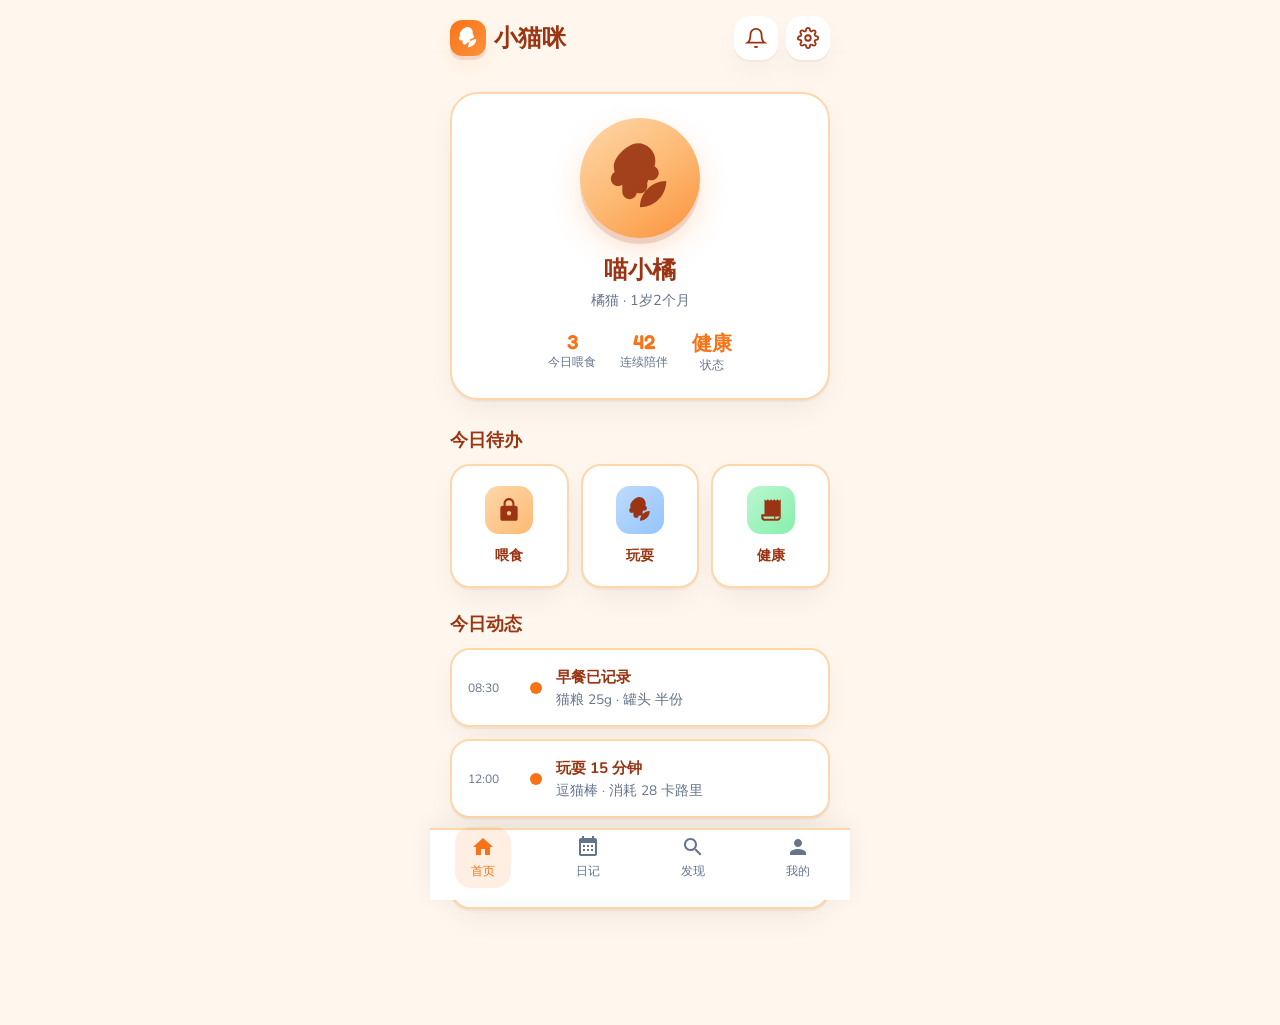
<file: .agents/skills/ui-ux-pro-max-skill-main/ui-ux-pro-max-skill-main/preview/xiaomaomi-app.html>
<!DOCTYPE html>
<html lang="zh-CN">
<head>
  <meta charset="UTF-8">
  <meta name="viewport" content="width=device-width, initial-scale=1.0">
  <title>小猫咪 - 萌宠日常</title>
  <link rel="preconnect" href="https://fonts.googleapis.com">
  <link rel="preconnect" href="https://fonts.gstatic.com" crossorigin>
  <link href="https://fonts.googleapis.com/css2?family=Fredoka:wght@400;500;600;700&family=Nunito:wght@300;400;500;600;700&display=swap" rel="stylesheet">
  <style>
    :root {
      /* Pet Tech App 配色 - 来自 UI/UX Pro Max design system */
      --primary: #F97316;
      --primary-on: #0F172A;
      --secondary: #FB923C;
      --accent: #2563EB;
      --accent-on: #FFFFFF;
      --background: #FFF7ED;
      --foreground: #9A3412;
      --card: #FFFFFF;
      --card-foreground: #9A3412;
      --muted: #F1F0F0;
      --muted-foreground: #64748B;
      --border: #FED7AA;
      --destructive: #DC2626;
      --ring: #F97316;
      --radius-outer: 28px;
      --radius-card: 20px;
      --radius-btn: 16px;
      --shadow-clay: 0 4px 0 0 rgba(154, 52, 18, 0.12), 0 8px 24px -4px rgba(249, 115, 22, 0.15);
      --shadow-card: 0 2px 0 0 rgba(154, 52, 18, 0.06), 0 12px 32px -8px rgba(0,0,0,0.08);
    }

    * { box-sizing: border-box; margin: 0; padding: 0; }
    html { font-size: 16px; }
    body {
      font-family: 'Nunito', -apple-system, sans-serif;
      background: var(--background);
      color: var(--foreground);
      min-height: 100vh;
      padding-bottom: 80px;
      -webkit-font-smoothing: antialiased;
    }

    /* Header */
    .header {
      padding: 16px 20px 12px;
      display: flex;
      align-items: center;
      justify-content: space-between;
      background: linear-gradient(180deg, rgba(255,247,237,0.98) 0%, var(--background) 100%);
      position: sticky;
      top: 0;
      z-index: 10;
    }
    .logo {
      font-family: 'Fredoka', sans-serif;
      font-weight: 700;
      font-size: 1.5rem;
      color: var(--foreground);
      display: flex;
      align-items: center;
      gap: 8px;
    }
    .logo-icon {
      width: 36px;
      height: 36px;
      background: linear-gradient(135deg, var(--primary), var(--secondary));
      border-radius: 12px;
      display: flex;
      align-items: center;
      justify-content: center;
      box-shadow: var(--shadow-clay);
    }
    .logo-icon svg {
      width: 22px;
      height: 22px;
      fill: white;
    }
    .header-actions {
      display: flex;
      gap: 8px;
    }
    .icon-btn {
      width: 44px;
      height: 44px;
      border-radius: var(--radius-btn);
      border: none;
      background: var(--card);
      color: var(--foreground);
      cursor: pointer;
      display: flex;
      align-items: center;
      justify-content: center;
      box-shadow: var(--shadow-card);
      transition: transform 0.2s ease, box-shadow 0.2s ease;
    }
    .icon-btn:hover { transform: scale(0.96); }
    .icon-btn:focus-visible { outline: 2px solid var(--ring); outline-offset: 2px; }
    .icon-btn svg { width: 22px; height: 22px; }

    /* Hero - 主猫卡片 */
    .hero {
      padding: 20px;
      margin-bottom: 8px;
    }
    .hero-card {
      background: var(--card);
      border-radius: var(--radius-outer);
      padding: 24px;
      box-shadow: var(--shadow-card);
      border: 2px solid var(--border);
      text-align: center;
    }
    .cat-avatar {
      width: 120px;
      height: 120px;
      margin: 0 auto 16px;
      background: linear-gradient(145deg, #FED7AA 0%, #FDBA74 50%, #FB923C 100%);
      border-radius: 50%;
      display: flex;
      align-items: center;
      justify-content: center;
      box-shadow: 0 6px 0 0 rgba(154, 52, 18, 0.15), 0 12px 32px -4px rgba(249, 115, 22, 0.25);
    }
    .cat-avatar svg {
      width: 70px;
      height: 70px;
      fill: var(--foreground);
      opacity: 0.9;
    }
    .hero-card h1 {
      font-family: 'Fredoka', sans-serif;
      font-size: 1.5rem;
      color: var(--foreground);
      margin-bottom: 4px;
    }
    .hero-card .subtitle {
      font-size: 0.9rem;
      color: var(--muted-foreground);
      margin-bottom: 20px;
    }
    .stats-row {
      display: flex;
      justify-content: center;
      gap: 24px;
    }
    .stat {
      text-align: center;
    }
    .stat-value {
      font-family: 'Fredoka', sans-serif;
      font-weight: 600;
      font-size: 1.25rem;
      color: var(--primary);
    }
    .stat-label {
      font-size: 0.75rem;
      color: var(--muted-foreground);
    }

    /* 快捷操作区 */
    .section-title {
      font-family: 'Fredoka', sans-serif;
      font-size: 1.1rem;
      padding: 0 20px 12px;
      color: var(--foreground);
    }
    .quick-actions {
      padding: 0 20px 24px;
      display: grid;
      grid-template-columns: repeat(3, 1fr);
      gap: 12px;
    }
    .action-card {
      background: var(--card);
      border-radius: var(--radius-card);
      padding: 20px 12px;
      text-align: center;
      box-shadow: var(--shadow-card);
      border: 2px solid var(--border);
      cursor: pointer;
      transition: transform 0.2s ease, box-shadow 0.2s ease;
      text-decoration: none;
      color: inherit;
      display: block;
    }
    .action-card:hover {
      transform: translateY(-2px);
      box-shadow: 0 4px 0 0 rgba(154, 52, 18, 0.08), 0 16px 40px -8px rgba(0,0,0,0.12);
    }
    .action-card:focus-visible { outline: 2px solid var(--ring); outline-offset: 2px; }
    .action-icon {
      width: 48px;
      height: 48px;
      margin: 0 auto 10px;
      border-radius: 14px;
      display: flex;
      align-items: center;
      justify-content: center;
    }
    .action-card:nth-child(1) .action-icon { background: linear-gradient(135deg, #FED7AA, #FDBA74); }
    .action-card:nth-child(2) .action-icon { background: linear-gradient(135deg, #BFDBFE, #93C5FD); }
    .action-card:nth-child(3) .action-icon { background: linear-gradient(135deg, #BBF7D0, #86EFAC); }
    .action-icon svg { width: 26px; height: 26px; fill: var(--foreground); }
    .action-card span {
      font-size: 0.9rem;
      font-weight: 600;
      color: var(--foreground);
    }

    /* 今日动态 */
    .feed-section {
      padding: 0 20px 24px;
    }
    .feed-card {
      background: var(--card);
      border-radius: var(--radius-card);
      padding: 16px;
      margin-bottom: 12px;
      box-shadow: var(--shadow-card);
      border: 2px solid var(--border);
      display: flex;
      align-items: center;
      gap: 14px;
    }
    .feed-time {
      font-size: 0.75rem;
      color: var(--muted-foreground);
      min-width: 48px;
    }
    .feed-dot {
      width: 12px;
      height: 12px;
      border-radius: 50%;
      background: var(--primary);
      flex-shrink: 0;
    }
    .feed-content {
      flex: 1;
    }
    .feed-content strong {
      font-size: 0.95rem;
      color: var(--foreground);
    }
    .feed-content p {
      font-size: 0.85rem;
      color: var(--muted-foreground);
      margin-top: 2px;
    }

    /* 底部导航 */
    .bottom-nav {
      position: fixed;
      bottom: 0;
      left: 0;
      right: 0;
      height: 72px;
      background: var(--card);
      border-top: 2px solid var(--border);
      display: flex;
      justify-content: space-around;
      align-items: center;
      padding: 8px 0 24px;
      box-shadow: 0 -4px 24px rgba(0,0,0,0.06);
    }
    .nav-item {
      display: flex;
      flex-direction: column;
      align-items: center;
      gap: 4px;
      color: var(--muted-foreground);
      text-decoration: none;
      font-size: 0.75rem;
      padding: 8px 16px;
      border-radius: var(--radius-btn);
      transition: color 0.2s, background 0.2s;
    }
    .nav-item:hover, .nav-item.active {
      color: var(--primary);
    }
    .nav-item.active {
      background: rgba(249, 115, 22, 0.12);
    }
    .nav-item svg {
      width: 24px;
      height: 24px;
      fill: currentColor;
    }

    /* 响应式 */
    @media (min-width: 768px) {
      body { max-width: 420px; margin: 0 auto; }
      .bottom-nav { max-width: 420px; left: 50%; transform: translateX(-50%); }
    }
  </style>
</head>
<body>
  <header class="header">
    <div class="logo">
      <div class="logo-icon" aria-hidden="true">
        <svg viewBox="0 0 24 24" xmlns="http://www.w3.org/2000/svg"><path d="M12 22c4.97 0 9-4.03 9-9-4.97 0-9 4.03-9 9zM5.6 10.25c0 1.38 1.12 2.5 2.5 2.5.53 0 1.01-.16 1.42-.44l-.02 2.44c0 1.38 1.12 2.5 2.5 2.5s2.5-1.12 2.5-2.5l-.02-2.44c.4.28.89.44 1.42.44 1.38 0 2.5-1.12 2.5-2.5 0-1-.6-1.86-1.44-2.28.19-.59.31-1.23.31-1.91 0-3.31-2.69-6-6-6S3 4.69 3 8c0 .68.12 1.32.31 1.91C2.6 10.39 2 11.25 2 12.25 2 13.63 3.12 14.75 4.5 14.75c.53 0 1.01-.16 1.42-.44l.02 2.44c0 1.38 1.12 2.5 2.5 2.5s2.5-1.12 2.5-2.5l.02-2.44c.4.28.89.44 1.42.44 1.38 0 2.5-1.12 2.5-2.5 0-1-.6-1.86-1.44-2.28.19-.59.31-1.23.31-1.91 0-3.31-2.69-6-6-6z"/></svg>
      </div>
      小猫咪
    </div>
    <div class="header-actions">
      <button type="button" class="icon-btn" aria-label="通知">
        <svg viewBox="0 0 24 24" fill="none" stroke="currentColor" stroke-width="2"><path d="M18 8A6 6 0 0 0 6 8c0 7-3 9-3 9h18s-3-2-3-9"/><path d="M13.73 21a2 2 0 0 1-3.46 0"/></svg>
      </button>
      <button type="button" class="icon-btn" aria-label="设置">
        <svg viewBox="0 0 24 24" fill="none" stroke="currentColor" stroke-width="2"><circle cx="12" cy="12" r="3"/><path d="M19.4 15a1.65 1.65 0 0 0 .33 1.82l.06.06a2 2 0 0 1 0 2.83 2 2 0 0 1-2.83 0l-.06-.06a1.65 1.65 0 0 0-1.82-.33 1.65 1.65 0 0 0-1 1.51V21a2 2 0 0 1-2 2 2 2 0 0 1-2-2v-.09A1.65 1.65 0 0 0 9 19.4a1.65 1.65 0 0 0-1.82.33l-.06.06a2 2 0 0 1-2.83 0 2 2 0 0 1 0-2.83l.06-.06a1.65 1.65 0 0 0 .33-1.82 1.65 1.65 0 0 0-1.51-1H3a2 2 0 0 1-2-2 2 2 0 0 1 2-2h.09A1.65 1.65 0 0 0 4.6 9a1.65 1.65 0 0 0-.33-1.82l-.06-.06a2 2 0 0 1 0-2.83 2 2 0 0 1 2.83 0l.06.06a1.65 1.65 0 0 0 1.82.33H9a1.65 1.65 0 0 0 1-1.51V3a2 2 0 0 1 2-2 2 2 0 0 1 2 2v.09a1.65 1.65 0 0 0 1 1.51 1.65 1.65 0 0 0 1.82-.33l.06-.06a2 2 0 0 1 2.83 0 2 2 0 0 1 0 2.83l-.06.06a1.65 1.65 0 0 0-.33 1.82V9a1.65 1.65 0 0 0 1.51 1H21a2 2 0 0 1 2 2 2 2 0 0 1-2 2h-.09a1.65 1.65 0 0 0-1.51 1z"/></svg>
      </button>
    </div>
  </header>

  <main>
    <section class="hero">
      <div class="hero-card">
        <div class="cat-avatar" role="img" aria-label="猫咪头像">
          <svg viewBox="0 0 24 24" xmlns="http://www.w3.org/2000/svg"><path d="M12 22c4.97 0 9-4.03 9-9-4.97 0-9 4.03-9 9zM5.6 10.25c0 1.38 1.12 2.5 2.5 2.5.53 0 1.01-.16 1.42-.44l-.02 2.44c0 1.38 1.12 2.5 2.5 2.5s2.5-1.12 2.5-2.5l-.02-2.44c.4.28.89.44 1.42.44 1.38 0 2.5-1.12 2.5-2.5 0-1-.6-1.86-1.44-2.28.19-.59.31-1.23.31-1.91 0-3.31-2.69-6-6-6S3 4.69 3 8c0 .68.12 1.32.31 1.91C2.6 10.39 2 11.25 2 12.25 2 13.63 3.12 14.75 4.5 14.75c.53 0 1.01-.16 1.42-.44l.02 2.44c0 1.38 1.12 2.5 2.5 2.5s2.5-1.12 2.5-2.5l.02-2.44c.4.28.89.44 1.42.44 1.38 0 2.5-1.12 2.5-2.5 0-1-.6-1.86-1.44-2.28.19-.59.31-1.23.31-1.91 0-3.31-2.69-6-6-6z"/></svg>
        </div>
        <h1>喵小橘</h1>
        <p class="subtitle">橘猫 · 1岁2个月</p>
        <div class="stats-row">
          <div class="stat">
            <div class="stat-value">3</div>
            <div class="stat-label">今日喂食</div>
          </div>
          <div class="stat">
            <div class="stat-value">42</div>
            <div class="stat-label">连续陪伴</div>
          </div>
          <div class="stat">
            <div class="stat-value">健康</div>
            <div class="stat-label">状态</div>
          </div>
        </div>
      </div>
    </section>

    <h2 class="section-title">今日待办</h2>
    <div class="quick-actions">
      <a href="#" class="action-card">
        <div class="action-icon">
          <svg viewBox="0 0 24 24" xmlns="http://www.w3.org/2000/svg"><path d="M18 8h-1V6c0-2.76-2.24-5-5-5S7 3.24 7 6v2H6c-1.1 0-2 .9-2 2v10c0 1.1.9 2 2 2h12c1.1 0 2-.9 2-2V10c0-1.1-.9-2-2-2zm-6 9c-1.1 0-2-.9-2-2s.9-2 2-2 2 .9 2 2-.9 2-2 2zm3.1-9H8.9V6c0-1.71 1.39-3.1 3.1-3.1 1.71 0 3.1 1.39 3.1 3.1v2z"/></svg>
        </div>
        <span>喂食</span>
      </a>
      <a href="#" class="action-card">
        <div class="action-icon">
          <svg viewBox="0 0 24 24" xmlns="http://www.w3.org/2000/svg"><path d="M12 22c4.97 0 9-4.03 9-9-4.97 0-9 4.03-9 9zM5.6 10.25c0 1.38 1.12 2.5 2.5 2.5.53 0 1.01-.16 1.42-.44l-.02 2.44c0 1.38 1.12 2.5 2.5 2.5s2.5-1.12 2.5-2.5l-.02-2.44c.4.28.89.44 1.42.44 1.38 0 2.5-1.12 2.5-2.5 0-1-.6-1.86-1.44-2.28.19-.59.31-1.23.31-1.91 0-3.31-2.69-6-6-6S3 4.69 3 8c0 .68.12 1.32.31 1.91C2.6 10.39 2 11.25 2 12.25 2 13.63 3.12 14.75 4.5 14.75c.53 0 1.01-.16 1.42-.44l.02 2.44c0 1.38 1.12 2.5 2.5 2.5s2.5-1.12 2.5-2.5l.02-2.44c.4.28.89.44 1.42.44 1.38 0 2.5-1.12 2.5-2.5 0-1-.6-1.86-1.44-2.28.19-.59.31-1.23.31-1.91 0-3.31-2.69-6-6-6z"/></svg>
        </div>
        <span>玩耍</span>
      </a>
      <a href="#" class="action-card">
        <div class="action-icon">
          <svg viewBox="0 0 24 24" xmlns="http://www.w3.org/2000/svg"><path d="M19.5 3.5L18 2l-1.5 1.5L15 2l-1.5 1.5L12 2l-1.5 1.5L9 2 7.5 3.5 6 2v14H3v3c0 1.66 1.34 3 3 3h12c1.66 0 3-1.34 3-3V2l-1.5 1.5zM15 20H6c-.55 0-1-.45-1-1v-1h10v2zm4-1c0 .55-.45 1-1 1h-2v-2h4v1z"/></svg>
        </div>
        <span>健康</span>
      </a>
    </div>

    <h2 class="section-title">今日动态</h2>
    <section class="feed-section">
      <div class="feed-card">
        <span class="feed-time">08:30</span>
        <span class="feed-dot"></span>
        <div class="feed-content">
          <strong>早餐已记录</strong>
          <p>猫粮 25g · 罐头 半份</p>
        </div>
      </div>
      <div class="feed-card">
        <span class="feed-time">12:00</span>
        <span class="feed-dot"></span>
        <div class="feed-content">
          <strong>玩耍 15 分钟</strong>
          <p>逗猫棒 · 消耗 28 卡路里</p>
        </div>
      </div>
      <div class="feed-card">
        <span class="feed-time">18:00</span>
        <span class="feed-dot"></span>
        <div class="feed-content">
          <strong>晚餐待喂</strong>
          <p>点击记录今日晚餐</p>
        </div>
      </div>
    </section>
  </main>

  <nav class="bottom-nav" aria-label="主导航">
    <a href="#" class="nav-item active" aria-current="page">
      <svg viewBox="0 0 24 24"><path d="M10 20v-6h4v6h5v-8h3L12 3 2 12h3v8z"/></svg>
      首页
    </a>
    <a href="#" class="nav-item">
      <svg viewBox="0 0 24 24"><path d="M19 3h-1V1h-2v2H8V1H6v2H5c-1.11 0-1.99.9-1.99 2L3 19c0 1.1.89 2 2 2h14c1.1 0 2-.9 2-2V5c0-1.1-.9-2-2-2zm0 16H5V8h14v11zM9 10H7v2h2v-2zm4 0h-2v2h2v-2zm4 0h-2v2h2v-2zm-8 4H7v2h2v-2zm4 0h-2v2h2v-2zm4 0h-2v2h2v-2z"/></svg>
      日记
    </a>
    <a href="#" class="nav-item">
      <svg viewBox="0 0 24 24"><path d="M15.5 14h-.79l-.28-.27C15.41 12.59 16 11.11 16 9.5 16 5.91 13.09 3 9.5 3S3 5.91 3 9.5 5.91 16 9.5 16c1.61 0 3.09-.59 4.23-1.57l.27.28v.79l5 4.99L20.49 19l-4.99-5zm-6 0C7.01 14 5 11.99 5 9.5S7.01 5 9.5 5 14 7.01 14 9.5 11.99 14 9.5 14z"/></svg>
      发现
    </a>
    <a href="#" class="nav-item">
      <svg viewBox="0 0 24 24"><path d="M12 12c2.21 0 4-1.79 4-4s-1.79-4-4-4-4 1.79-4 4 1.79 4 4 4zm0 2c-2.67 0-8 1.34-8 4v2h16v-2c0-2.66-5.33-4-8-4z"/></svg>
      我的
    </a>
  </nav>
</body>
</html>
</file>
